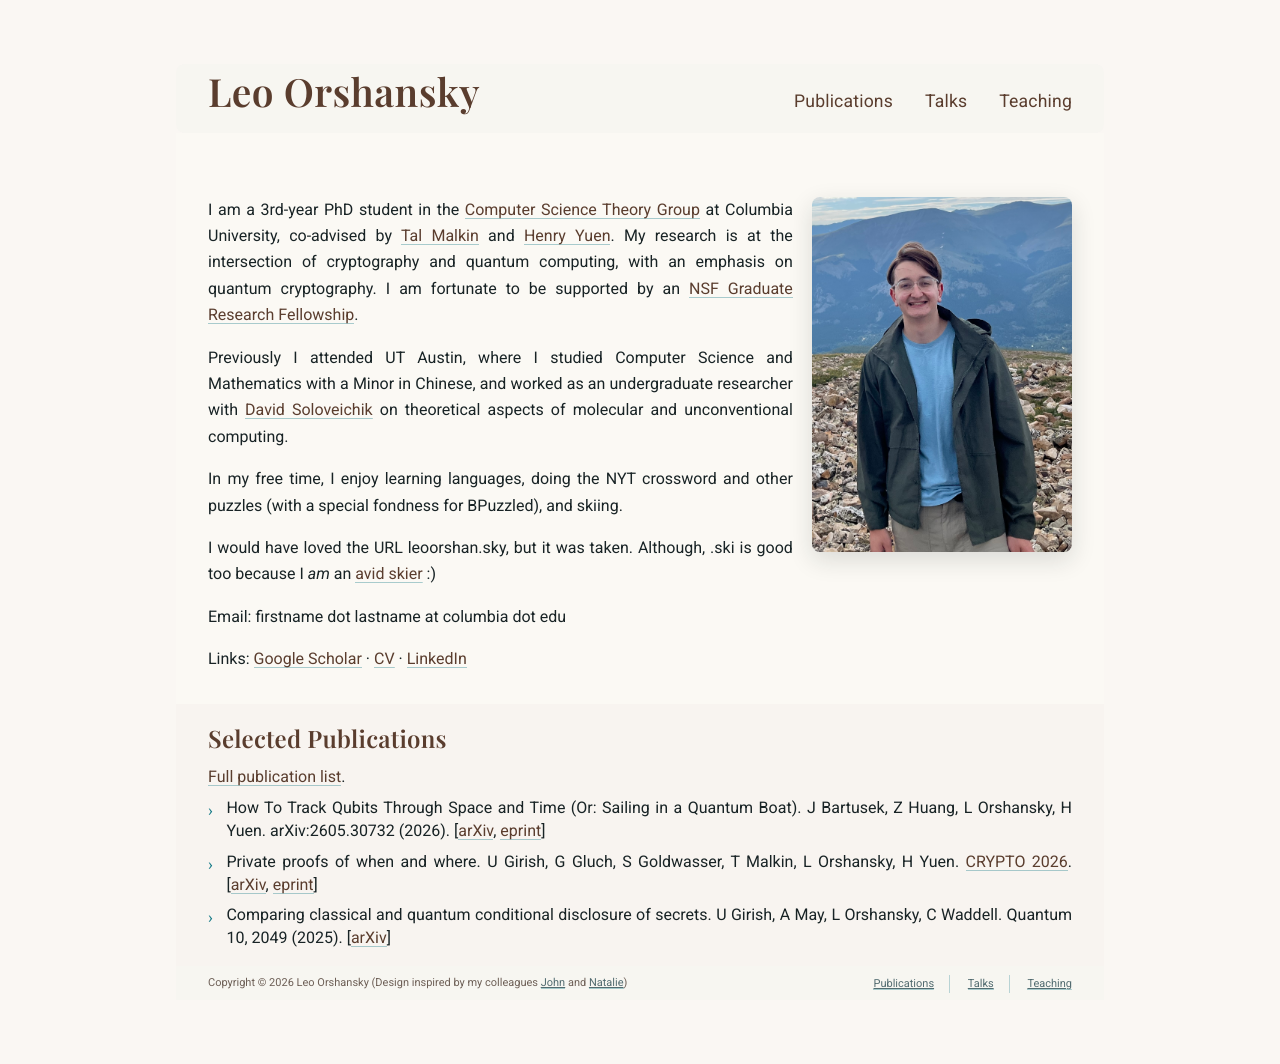
<file: index.html>
<!DOCTYPE html>
<html lang="en-us">
 <head>
  <meta charset="utf-8"/>
  <meta content="IE=edge" http-equiv="X-UA-Compatible"/>
  <title>
   Leo Orshansky | PhD Student in Theoretical Computer Science
  </title>
  <link href="https://leoorshan.ski/" rel="canonical"/>
  <meta content="Leo Orshansky is a PhD student in theoretical computer science at Columbia University, researching cryptography and quantum computing." name="description"/>
  <meta content="width=device-width,initial-scale=1" name="viewport"/>
  <meta content="all,follow" name="robots"/>
  <meta content="index,follow,snippet,archive" name="googlebot"/>
  <meta content="https://leoorshan.ski/" property="og:url"/>
  <meta content="Leo Orshansky" property="og:site_name"/>
  <meta content="Leo Orshansky | PhD Student in Theoretical Computer Science" property="og:title"/>
  <meta content="Leo Orshansky is a PhD student in theoretical computer science at Columbia University, researching cryptography and quantum computing." property="og:description"/>
  <meta content="en_us" property="og:locale"/>
  <meta content="website" property="og:type"/>
  <meta content="summary" name="twitter:card"/>
  <meta content="Leo Orshansky | PhD Student in Theoretical Computer Science" name="twitter:title"/>
  <meta content="Leo Orshansky is a PhD student in theoretical computer science at Columbia University, researching cryptography and quantum computing." name="twitter:description"/>
  <script type="application/ld+json">
   {
    "@context": "https://schema.org",
    "@type": "Person",
    "name": "Leo Orshansky",
    "url": "https://leoorshan.ski/",
    "image": "https://leoorshan.ski/images/IMG_7684%20zoomed.jpeg",
    "affiliation": {
     "@type": "CollegeOrUniversity",
     "name": "Columbia University"
    },
    "sameAs": [
     "https://scholar.google.com/citations?user=zd6quKkAAAAJ&hl=en",
     "https://www.linkedin.com/in/orshansky/",
     "https://github.com/leoorshansky",
     "https://simons.berkeley.edu/people/leo-orshansky",
     "https://dblp.org/pid/267/2354.html"
    ]
   }
  </script>
  <link href="/css/styles.5308da164d764b52eadf920642c91211e58b9eead475504b0ac7ef793f7eedfda51e732e4b35addfea8a3a9d26195778d5e06973f7e8b6896e396d1535fdfa44.css" integrity="sha512-UwjaFk12S1Lq35IGQskSEeWLnurUdVBLCsfveT9+7f2lHnMuSzWt3+qKOp0mGVd41eBpc/fotoluOW0VNf36RA==" rel="stylesheet"/>
  <link href="/css/theme-parham.css" rel="stylesheet"/>
  <!--[if lt IE 9]><script src=https://oss.maxcdn.com/html5shiv/3.7.2/html5shiv.min.js></script><script src=https://oss.maxcdn.com/respond/1.4.2/respond.min.js></script><![endif]-->
  <link href="/images/Favicon.png" rel="icon" type="image/png"/>
 </head>
 <body class="max-width mx-auto px3 ltr">
  <div class="content index py4">
   <section class="np-band np-band--mist np-band--flush-top">
    <header id="header">
     <a href="/" id="title-link"><h1>Leo Orshansky</h1></a>
     <nav id="nav">
      <ul>
       <li><a href="/publications/">Publications</a></li>
       <li><a href="/talks/">Talks</a></li>
       <li><a href="/teaching/">Teaching</a></li>
      </ul>
     </nav>
    </header>
   </section>
   <main role="main">
   <section class="np-band np-band--paper">
     <header class="homepage-header">
      <h1>
      </h1>
     </header>
     <div class="content-wrapper">
     <img alt="Leo Orshansky" class="content-image" src="/images/IMG_7684%20zoomed.jpeg"/>
     <div class="homepage-content">
      <p>
       I am a 3rd-year PhD student in the <a href="https://theory.cs.columbia.edu/">Computer Science Theory Group</a> at Columbia University, co-advised by <a href="https://www.cs.columbia.edu/~tal/">Tal Malkin</a> and <a href="https://henryyuen.net/">Henry Yuen</a>.
       My research is at the intersection of cryptography and quantum computing, with an emphasis on quantum cryptography. I am fortunate to be supported by an <a href="https://www.nsfgrfp.org/">NSF Graduate Research Fellowship</a>.
      </p>
      <p>
       Previously I attended UT Austin, where I studied Computer Science and Mathematics with a Minor in Chinese, and worked as an undergraduate researcher with <a href="https://www.solo-group.link/members/david-soloveichik">David Soloveichik</a> on theoretical aspects of molecular and unconventional computing.
      </p>
      <p>
       In my free time, I enjoy learning languages, doing the NYT crossword and other puzzles (with a special fondness for BPuzzled), and skiing.
      </p>
      <p>
        I would have loved the URL leoorshan.sky, but it was taken. Although, .ski is good too because I <em>am</em> an <a href="/photos/skiing/">avid skier</a> :)
      </p>
      <p>
       Email: firstname dot lastname at columbia dot edu
      </p>
      <p>
       Links: <a href="https://scholar.google.com/citations?user=zd6quKkAAAAJ&amp;hl=en">Google Scholar</a> &middot; <a href="/files/leo-orshansky-cv.pdf">CV</a> &middot; <a href="https://www.linkedin.com/in/orshansky/">LinkedIn</a>
      </p>
     </div>
     <div style="clear:both">
     </div>
    </div>
   </section>
   <section class="np-band np-band--taupe">
    <section class="homepage-publications" aria-labelledby="selected-publications">
     <h1 id="selected-publications">
      Selected Publications
     </h1>
     <p>
      <a href="/publications/">Full publication list</a>.
     </p>
     <ul>
      <li>
       <p>
        How To Track Qubits Through Space and Time (Or: Sailing in a Quantum Boat). J Bartusek, Z Huang, L Orshansky, H Yuen. arXiv:2605.30732 (2026). [<a href="https://arxiv.org/abs/2605.30732">arXiv</a>, <a href="https://eprint.iacr.org/2026/1090">eprint</a>]
       </p>
      </li>
      <li>
       <p>
        Private proofs of when and where. U Girish, G Gluch, S Goldwasser, T Malkin, L Orshansky, H Yuen. <a href="https://doi.org/10.1007/978-3-032-35409-9_14">CRYPTO 2026</a>. [<a href="https://arxiv.org/abs/2601.18961">arXiv</a>, <a href="https://eprint.iacr.org/2026/136">eprint</a>]
       </p>
      </li>
      <li>
       <p>
        Comparing classical and quantum conditional disclosure of secrets. U Girish, A May, L Orshansky, C Waddell. Quantum 10, 2049 (2025). [<a href="https://arxiv.org/abs/2505.02939">arXiv</a>]
       </p>
      </li>
     </ul>
    </section>
   </section>
   </main>
   <footer id="footer" class="np-band np-band--mist np-band--flush-bottom">
    <div class="footer-left">
     Copyright &copy; 2026 Leo Orshansky (Design inspired by my colleagues <a href="https://johnbostanci.com/">John</a> and <a href="https://natalieparham.com/">Natalie</a>)
    </div>
    <div class="footer-right">
     <nav>
      <ul>
       <li><a href="/publications/">Publications</a></li>
       <li><a href="/talks/">Talks</a></li>
       <li><a href="/teaching/">Teaching</a></li>
      </ul>
     </nav>
    </div>
   </footer>
  </div>
  <link href="/lib/font-awesome/css/all.min.css" rel="stylesheet"/>
  <script src="/lib/jquery/jquery.min.js"></script>
  <script src="/js/main.js"></script>
 </body>
</html>
</file>
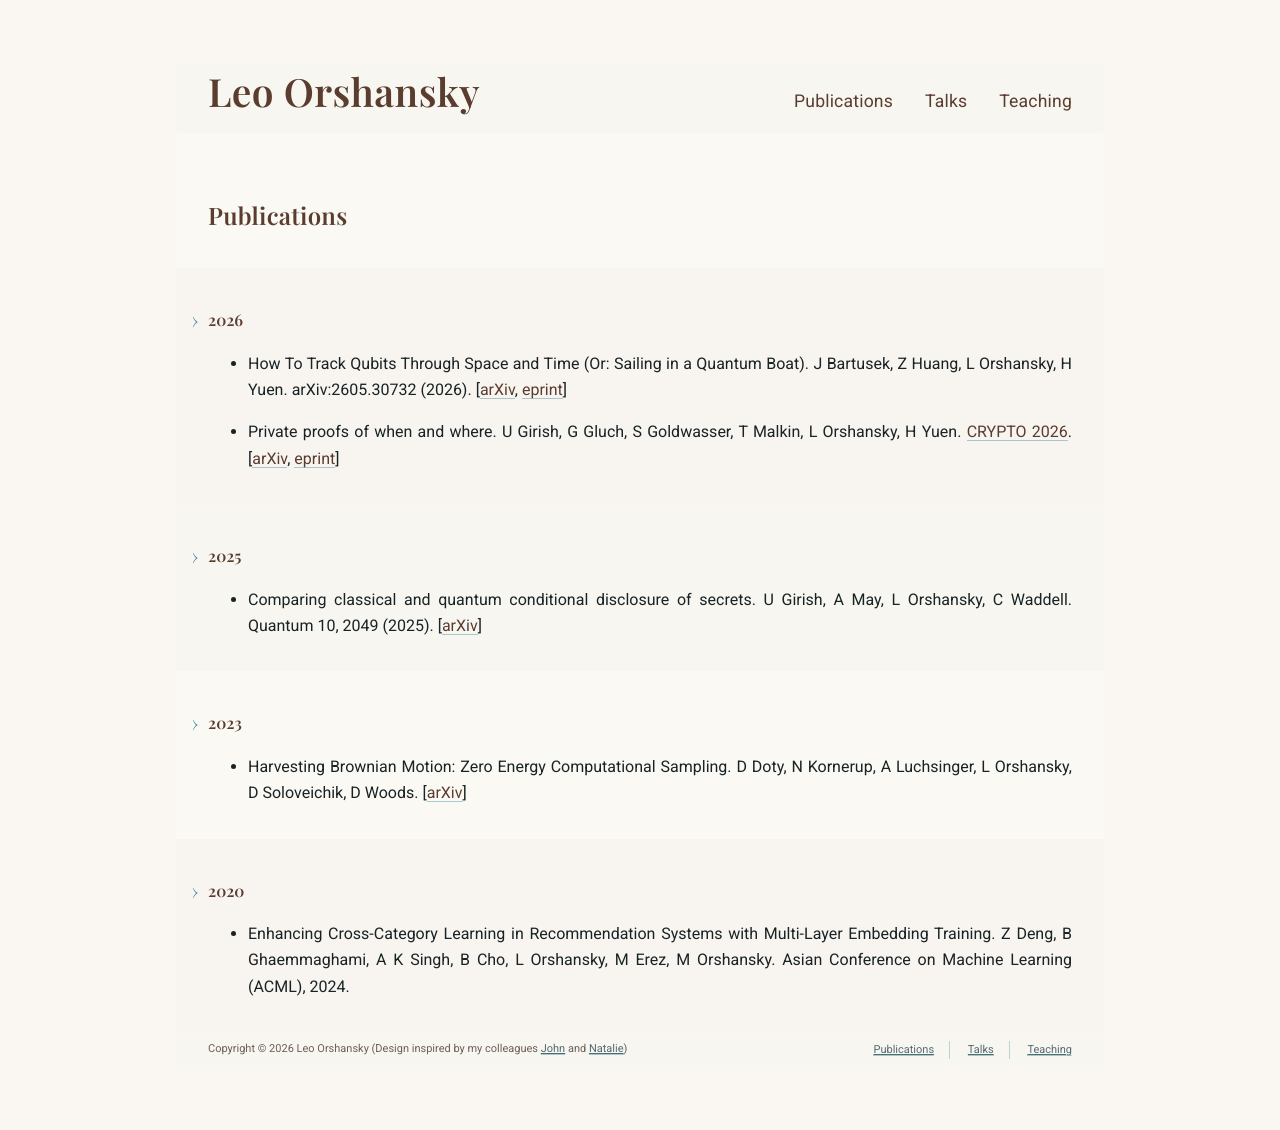
<file: publications/index.html>
<!DOCTYPE html>
<html lang="en-us">
 <head>
  <meta charset="utf-8"/>
  <meta content="IE=edge" http-equiv="X-UA-Compatible"/>
  <title>
   Publications | Leo Orshansky
  </title>
  <link href="https://leoorshan.ski/publications/" rel="canonical"/>
  <meta content="Research publications by Leo Orshansky on cryptography, quantum computing, and computational complexity." name="description"/>
  <meta content="width=device-width,initial-scale=1" name="viewport"/>
  <meta content="all,follow" name="robots"/>
  <meta content="index,follow,snippet,archive" name="googlebot"/>
  <meta content="https://leoorshan.ski/publications/" property="og:url"/>
  <meta content="Leo Orshansky" property="og:site_name"/>
  <meta content="Publications" property="og:title"/>
  <meta content="Research publications by Leo Orshansky on cryptography, quantum computing, and computational complexity." property="og:description"/>
  <meta content="en_us" property="og:locale"/>
  <meta content="article" property="og:type"/>
  <meta content="summary" name="twitter:card"/>
  <meta content="Publications" name="twitter:title"/>
  <meta content="Research publications by Leo Orshansky on cryptography, quantum computing, and computational complexity." name="twitter:description"/>
  <link href="/css/styles.5308da164d764b52eadf920642c91211e58b9eead475504b0ac7ef793f7eedfda51e732e4b35addfea8a3a9d26195778d5e06973f7e8b6896e396d1535fdfa44.css" integrity="sha512-UwjaFk12S1Lq35IGQskSEeWLnurUdVBLCsfveT9+7f2lHnMuSzWt3+qKOp0mGVd41eBpc/fotoluOW0VNf36RA==" rel="stylesheet"/>
  <link href="/css/theme-parham.css" rel="stylesheet"/>
  <!--[if lt IE 9]><script src=https://oss.maxcdn.com/html5shiv/3.7.2/html5shiv.min.js></script><script src=https://oss.maxcdn.com/respond/1.4.2/respond.min.js></script><![endif]-->
  <link href="/images/Favicon.png" rel="icon" type="image/png"/>
 </head>
 <body class="max-width mx-auto px3 ltr">
  <div class="content index py4">
   <section class="np-band np-band--mist np-band--flush-top">
    <header id="header">
     <a href="/" id="title-link"><h1>Leo Orshansky</h1></a>
     <nav id="nav">
      <ul>
       <li><a href="/publications/">Publications</a></li>
       <li><a href="/talks/">Talks</a></li>
       <li><a href="/teaching/">Teaching</a></li>
      </ul>
     </nav>
    </header>
   </section>
   <article class="post" itemscope="" itemtype="http://schema.org/BlogPosting">
    <div class="content" itemprop="articleBody">
     <section class="np-band np-band--paper">
      <h1 id="publications">
       Publications
      </h1>
     </section>
     <section class="np-band np-band--taupe">
      <h2 id="y2026">
       2026
      </h2>
      <ul>
       <li>
        <p>
         How To Track Qubits Through Space and Time (Or: Sailing in a Quantum Boat). J Bartusek, Z Huang, L Orshansky, H Yuen. arXiv:2605.30732 (2026). [<a href="https://arxiv.org/abs/2605.30732">arXiv</a>, <a href="https://eprint.iacr.org/2026/1090">eprint</a>]
        </p>
       </li>
       <li>
        <p>
         Private proofs of when and where. U Girish, G Gluch, S Goldwasser, T Malkin, L Orshansky, H Yuen. <a href="https://doi.org/10.1007/978-3-032-35409-9_14">CRYPTO 2026</a>. [<a href="https://arxiv.org/abs/2601.18961">arXiv</a>, <a href="https://eprint.iacr.org/2026/136">eprint</a>]
        </p>
       </li>
      </ul>
     </section>
     <section class="np-band np-band--mist">
      <h2 id="y2025">
       2025
      </h2>
      <ul>
       <li>
        <p>
         Comparing classical and quantum conditional disclosure of secrets. U Girish, A May, L Orshansky, C Waddell. Quantum 10, 2049 (2025). [<a href="https://arxiv.org/abs/2505.02939">arXiv</a>]
        </p>
       </li>
      </ul>
     </section>
     <section class="np-band np-band--paper">
      <h2 id="y2023">
       2023
      </h2>
      <ul>
       <li>
        <p>
         Harvesting Brownian Motion: Zero Energy Computational Sampling. D Doty, N Kornerup, A Luchsinger, L Orshansky, D Soloveichik, D Woods. [<a href="https://arxiv.org/abs/2309.06957">arXiv</a>]
        </p>
       </li>
      </ul>
     </section>
     <section class="np-band np-band--taupe">
      <h2 id="y2020">
       2020
      </h2>
      <ul>
       <li>
        <p>
         Enhancing Cross-Category Learning in Recommendation Systems with Multi-Layer Embedding Training. Z Deng, B Ghaemmaghami, A K Singh, B Cho, L Orshansky, M Erez, M Orshansky. Asian Conference on Machine Learning (ACML), 2024.
        </p>
       </li>
      </ul>
     </section>
    </div>
   </article>
   <footer id="footer" class="np-band np-band--mist np-band--flush-bottom">
    <div class="footer-left">
     Copyright &copy; 2026 Leo Orshansky (Design inspired by my colleagues <a href="https://johnbostanci.com/">John</a> and <a href="https://natalieparham.com/">Natalie</a>)
    </div>
    <div class="footer-right">
     <nav>
      <ul>
       <li><a href="/publications/">Publications</a></li>
       <li><a href="/talks/">Talks</a></li>
       <li><a href="/teaching/">Teaching</a></li>
      </ul>
     </nav>
    </div>
   </footer>
  </div>
  <link href="/lib/font-awesome/css/all.min.css" rel="stylesheet"/>
  <script src="/lib/jquery/jquery.min.js"></script>
  <script src="/js/main.js"></script>
 </body>
</html>
</file>
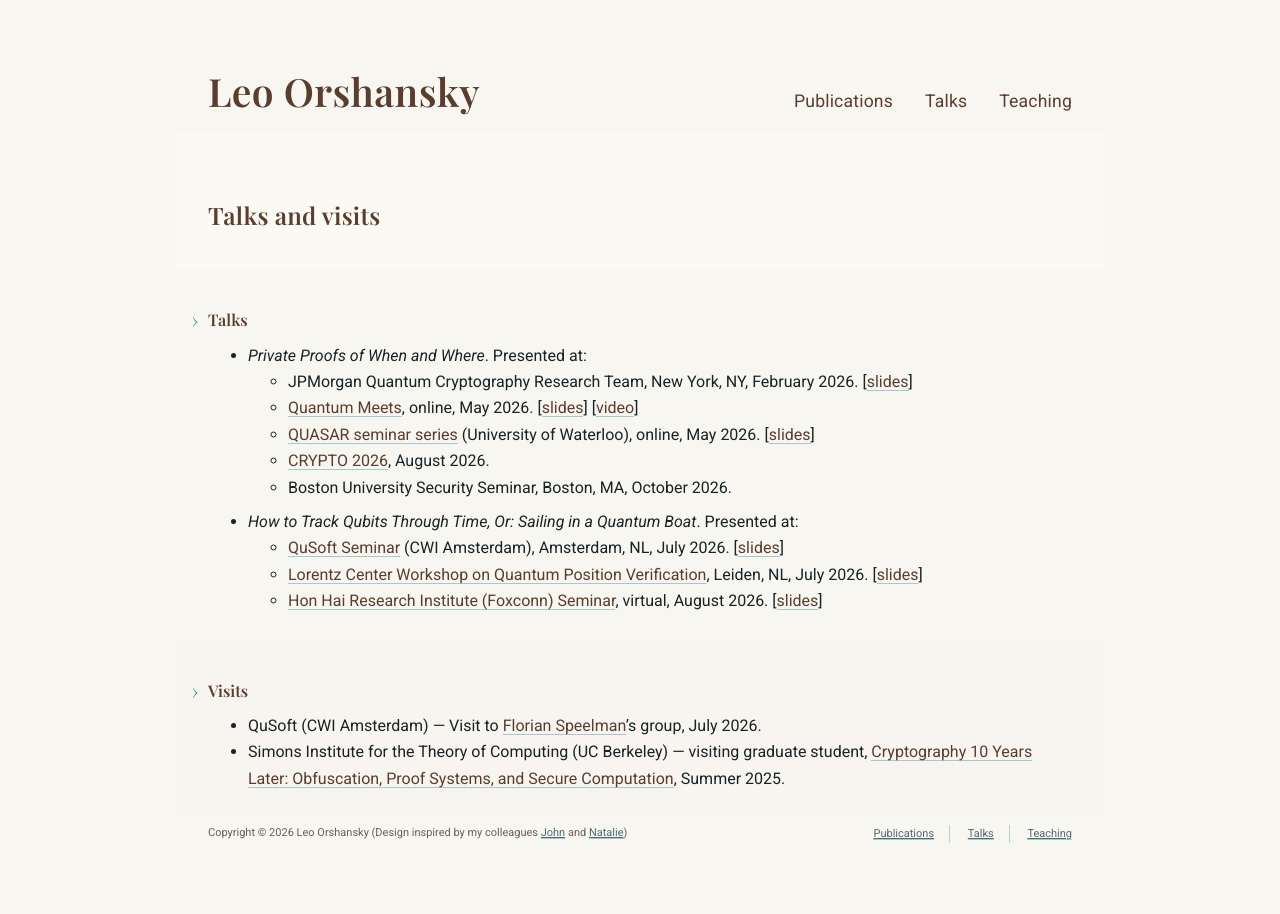
<file: talks/index.html>
<!DOCTYPE html>
<html lang="en-us">
 <head>
  <meta charset="utf-8"/>
  <meta content="IE=edge" http-equiv="X-UA-Compatible"/>
  <title>
   Talks | Leo Orshansky
  </title>
  <link href="https://leoorshan.ski/talks/" rel="canonical"/>
  <meta content="Talks and research visits by Leo Orshansky." name="description"/>
  <meta content="width=device-width,initial-scale=1" name="viewport"/>
  <meta content="all,follow" name="robots"/>
  <meta content="index,follow,snippet,archive" name="googlebot"/>
  <meta content="https://leoorshan.ski/talks/" property="og:url"/>
  <meta content="Leo Orshansky" property="og:site_name"/>
  <meta content="Talks" property="og:title"/>
  <meta content="Talks and research visits by Leo Orshansky." property="og:description"/>
  <meta content="en_us" property="og:locale"/>
  <meta content="article" property="og:type"/>
  <meta content="summary" name="twitter:card"/>
  <meta content="Talks" name="twitter:title"/>
  <meta content="Talks and research visits by Leo Orshansky." name="twitter:description"/>
  <link href="/css/styles.5308da164d764b52eadf920642c91211e58b9eead475504b0ac7ef793f7eedfda51e732e4b35addfea8a3a9d26195778d5e06973f7e8b6896e396d1535fdfa44.css" integrity="sha512-UwjaFk12S1Lq35IGQskSEeWLnurUdVBLCsfveT9+7f2lHnMuSzWt3+qKOp0mGVd41eBpc/fotoluOW0VNf36RA==" rel="stylesheet"/>
  <link href="/css/theme-parham.css" rel="stylesheet"/>
  <!--[if lt IE 9]><script src=https://oss.maxcdn.com/html5shiv/3.7.2/html5shiv.min.js></script><script src=https://oss.maxcdn.com/respond/1.4.2/respond.min.js></script><![endif]-->
  <link href="/images/Favicon.png" rel="icon" type="image/png"/>
 </head>
 <body class="max-width mx-auto px3 ltr">
  <div class="content index py4">
   <section class="np-band np-band--mist np-band--flush-top">
    <header id="header">
     <a href="/" id="title-link"><h1>Leo Orshansky</h1></a>
     <nav id="nav">
      <ul>
       <li><a href="/publications/">Publications</a></li>
       <li><a href="/talks/">Talks</a></li>
       <li><a href="/teaching/">Teaching</a></li>
      </ul>
     </nav>
    </header>
   </section>
   <article class="post" itemscope="" itemtype="http://schema.org/BlogPosting">
    <div class="content" itemprop="articleBody">
     <section class="np-band np-band--paper">
      <h1 id="talks">
       Talks and visits
      </h1>
     </section>
     <section class="np-band np-band--mist">
      <h2 id="talks-section">
       Talks
      </h2>
      <ul>
       <li>
        <em>Private Proofs of When and Where</em>. Presented at:
        <ul>
         <li>JPMorgan Quantum Cryptography Research Team, New York, NY, February 2026. [<a href="/talks/private-proofs-of-when-and-where.pdf">slides</a>]</li>
         <li><a href="https://quantum-meets.github.io/">Quantum Meets</a>, online, May 2026. [<a href="/talks/private-proofs-of-when-and-where.pdf">slides</a>] [<a href="https://www.youtube.com/watch?v=FXLaLbOxR1Q">video</a>]</li>
         <li><a href="https://quasarlab.org/seminars/">QUASAR seminar series</a> (University of Waterloo), online, May 2026. [<a href="/talks/private-proofs-of-when-and-where-updated.pdf">slides</a>]</li>
         <li><a href="https://crypto.iacr.org/2026/">CRYPTO 2026</a>, August 2026.</li>
         <li>Boston University Security Seminar, Boston, MA, October 2026.</li>
        </ul>
       </li>
       <li>
        <em>How to Track Qubits Through Time, Or: Sailing in a Quantum Boat</em>. Presented at:
        <ul>
         <li><a href="https://qusoft.org/">QuSoft Seminar</a> (CWI Amsterdam), Amsterdam, NL, July 2026. [<a href="/talks/sailing-a-quantum-boat.pdf">slides</a>]</li>
         <li><a href="https://www.lorentzcenter.nl/quantum-position-verification.html">Lorentz Center Workshop on Quantum Position Verification</a>, Leiden, NL, July 2026. [<a href="/talks/sailing-a-quantum-boat.pdf">slides</a>]</li>
         <li><a href="https://hhri.foxconn.com/en/center/quantum">Hon Hai Research Institute (Foxconn) Seminar</a>, virtual, August 2026. [<a href="/talks/sailing-a-quantum-boat.pdf">slides</a>]</li>
        </ul>
       </li>
      </ul>
     </section>
     <section class="np-band np-band--taupe">
      <h2 id="visits-section">
       Visits
      </h2>
      <ul>
       <li>
        QuSoft (CWI Amsterdam) &mdash; Visit to <a href="https://www.cwi.nl/en/people/florian-speelman/">Florian Speelman</a>&rsquo;s group, July 2026.
       </li>
       <li>
        Simons Institute for the Theory of Computing (UC Berkeley) &mdash; visiting graduate student, <a href="https://simons.berkeley.edu/programs/cryptography-10-years-later-obfuscation-proof-systems-secure-computation">Cryptography 10 Years Later: Obfuscation, Proof Systems, and Secure Computation</a>, Summer 2025.
       </li>
      </ul>
     </section>
    </div>
   </article>
   <footer id="footer" class="np-band np-band--mist np-band--flush-bottom">
    <div class="footer-left">
     Copyright &copy; 2026 Leo Orshansky (Design inspired by my colleagues <a href="https://johnbostanci.com/">John</a> and <a href="https://natalieparham.com/">Natalie</a>)
    </div>
    <div class="footer-right">
     <nav>
      <ul>
       <li><a href="/publications/">Publications</a></li>
       <li><a href="/talks/">Talks</a></li>
       <li><a href="/teaching/">Teaching</a></li>
      </ul>
     </nav>
    </div>
   </footer>
  </div>
  <link href="/lib/font-awesome/css/all.min.css" rel="stylesheet"/>
  <script src="/lib/jquery/jquery.min.js"></script>
  <script src="/js/main.js"></script>
 </body>
</html>
</file>
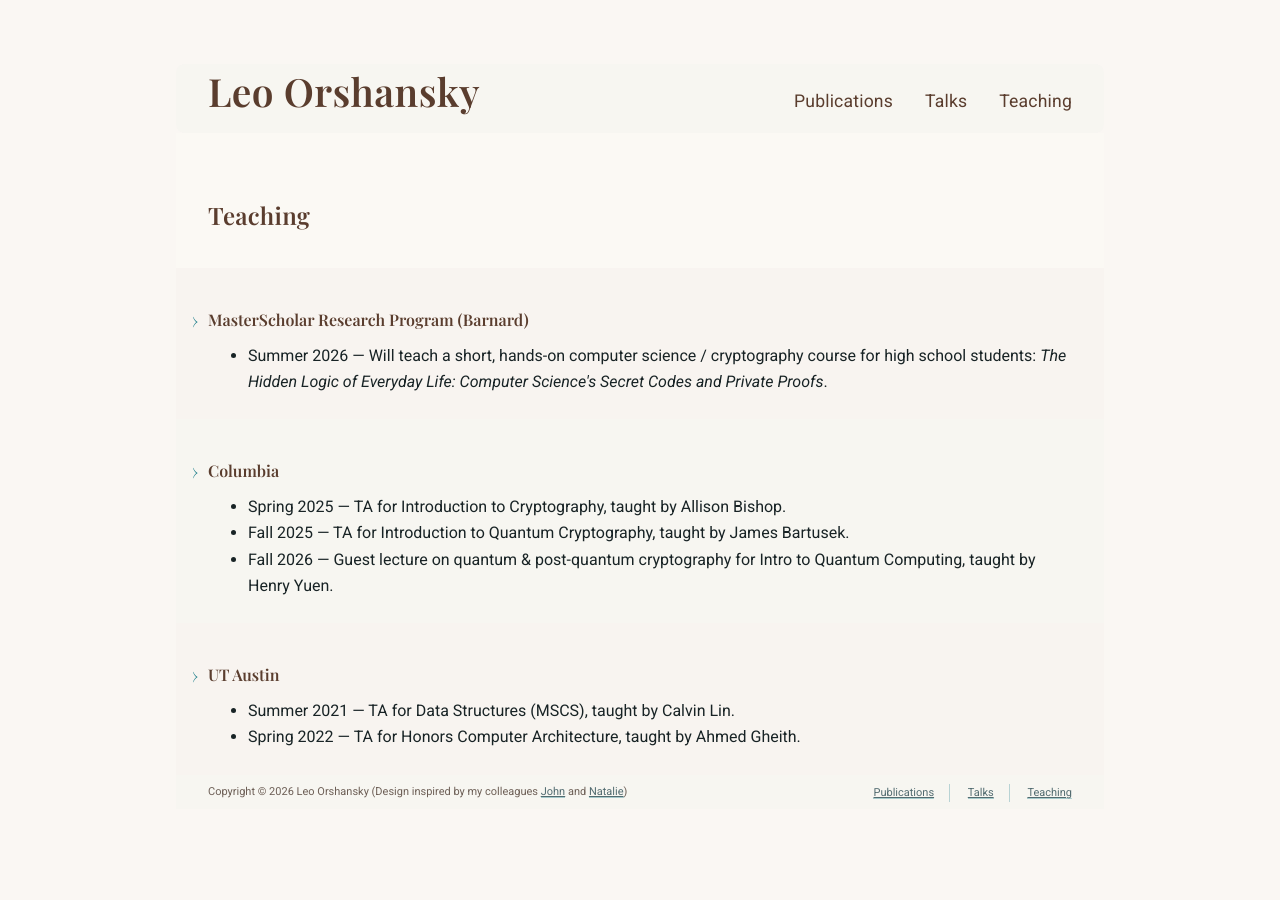
<file: teaching/index.html>
<!DOCTYPE html>
<html lang="en-us">
 <head>
  <meta charset="utf-8"/>
  <meta content="IE=edge" http-equiv="X-UA-Compatible"/>
  <title>
   Teaching | Leo Orshansky
  </title>
  <link href="https://leoorshan.ski/teaching/" rel="canonical"/>
  <meta content="Teaching by Leo Orshansky at Columbia University." name="description"/>
  <meta content="width=device-width,initial-scale=1" name="viewport"/>
  <meta content="all,follow" name="robots"/>
  <meta content="index,follow,snippet,archive" name="googlebot"/>
  <meta content="https://leoorshan.ski/teaching/" property="og:url"/>
  <meta content="Leo Orshansky" property="og:site_name"/>
  <meta content="Teaching" property="og:title"/>
  <meta content="Teaching by Leo Orshansky at Columbia University." property="og:description"/>
  <meta content="en_us" property="og:locale"/>
  <meta content="article" property="og:type"/>
  <meta content="summary" name="twitter:card"/>
  <meta content="Teaching" name="twitter:title"/>
  <meta content="Teaching by Leo Orshansky at Columbia University." name="twitter:description"/>
  <link href="/css/styles.5308da164d764b52eadf920642c91211e58b9eead475504b0ac7ef793f7eedfda51e732e4b35addfea8a3a9d26195778d5e06973f7e8b6896e396d1535fdfa44.css" integrity="sha512-UwjaFk12S1Lq35IGQskSEeWLnurUdVBLCsfveT9+7f2lHnMuSzWt3+qKOp0mGVd41eBpc/fotoluOW0VNf36RA==" rel="stylesheet"/>
  <link href="/css/theme-parham.css" rel="stylesheet"/>
  <!--[if lt IE 9]><script src=https://oss.maxcdn.com/html5shiv/3.7.2/html5shiv.min.js></script><script src=https://oss.maxcdn.com/respond/1.4.2/respond.min.js></script><![endif]-->
  <link href="/images/Favicon.png" rel="icon" type="image/png"/>
 </head>
 <body class="max-width mx-auto px3 ltr">
  <div class="content index py4">
   <section class="np-band np-band--mist np-band--flush-top">
    <header id="header">
     <a href="/" id="title-link"><h1>Leo Orshansky</h1></a>
     <nav id="nav">
      <ul>
       <li><a href="/publications/">Publications</a></li>
       <li><a href="/talks/">Talks</a></li>
       <li><a href="/teaching/">Teaching</a></li>
      </ul>
     </nav>
    </header>
   </section>
   <article class="post" itemscope="" itemtype="http://schema.org/BlogPosting">
    <div class="content" itemprop="articleBody">
     <section class="np-band np-band--paper">
      <h1 id="teaching">
       Teaching
      </h1>
     </section>
     <section class="np-band np-band--taupe">
      <h2 id="masterscholar">
       MasterScholar Research Program (Barnard)
      </h2>
      <ul>
       <li>
        Summer 2026 &mdash; Will teach a short, hands-on computer science / cryptography course for high school students: <em> The Hidden Logic of Everyday Life: Computer Science's Secret Codes and Private Proofs</em>.
       </li>
      </ul>
     </section>
     <section class="np-band np-band--mist">
      <h2 id="columbia-teaching">
       Columbia
      </h2>
      <ul>
       <li>
        Spring 2025 &mdash; TA for Introduction to Cryptography, taught by Allison Bishop.
       </li>
       <li>
        Fall 2025 &mdash; TA for Introduction to Quantum Cryptography, taught by James Bartusek.
       </li>
       <li>
        Fall 2026 &mdash; Guest lecture on quantum &amp; post-quantum cryptography for Intro to Quantum Computing, taught by Henry Yuen.
       </li>
      </ul>
     </section>
     <section class="np-band np-band--taupe">
      <h2 id="ut-austin">
       UT Austin
      </h2>
      <ul>
       <li>
        Summer 2021 &mdash; TA for Data Structures (MSCS), taught by Calvin Lin.
       </li>
       <li>
        Spring 2022 &mdash; TA for Honors Computer Architecture, taught by Ahmed Gheith.
       </li>
      </ul>
     </section>
    </div>
   </article>
   <footer id="footer" class="np-band np-band--mist np-band--flush-bottom">
    <div class="footer-left">
     Copyright &copy; 2026 Leo Orshansky (Design inspired by my colleagues <a href="https://johnbostanci.com/">John</a> and <a href="https://natalieparham.com/">Natalie</a>)
    </div>
    <div class="footer-right">
     <nav>
      <ul>
       <li><a href="/publications/">Publications</a></li>
       <li><a href="/talks/">Talks</a></li>
       <li><a href="/teaching/">Teaching</a></li>
      </ul>
     </nav>
    </div>
   </footer>
  </div>
  <link href="/lib/font-awesome/css/all.min.css" rel="stylesheet"/>
  <script src="/lib/jquery/jquery.min.js"></script>
  <script src="/js/main.js"></script>
 </body>
</html>
</file>
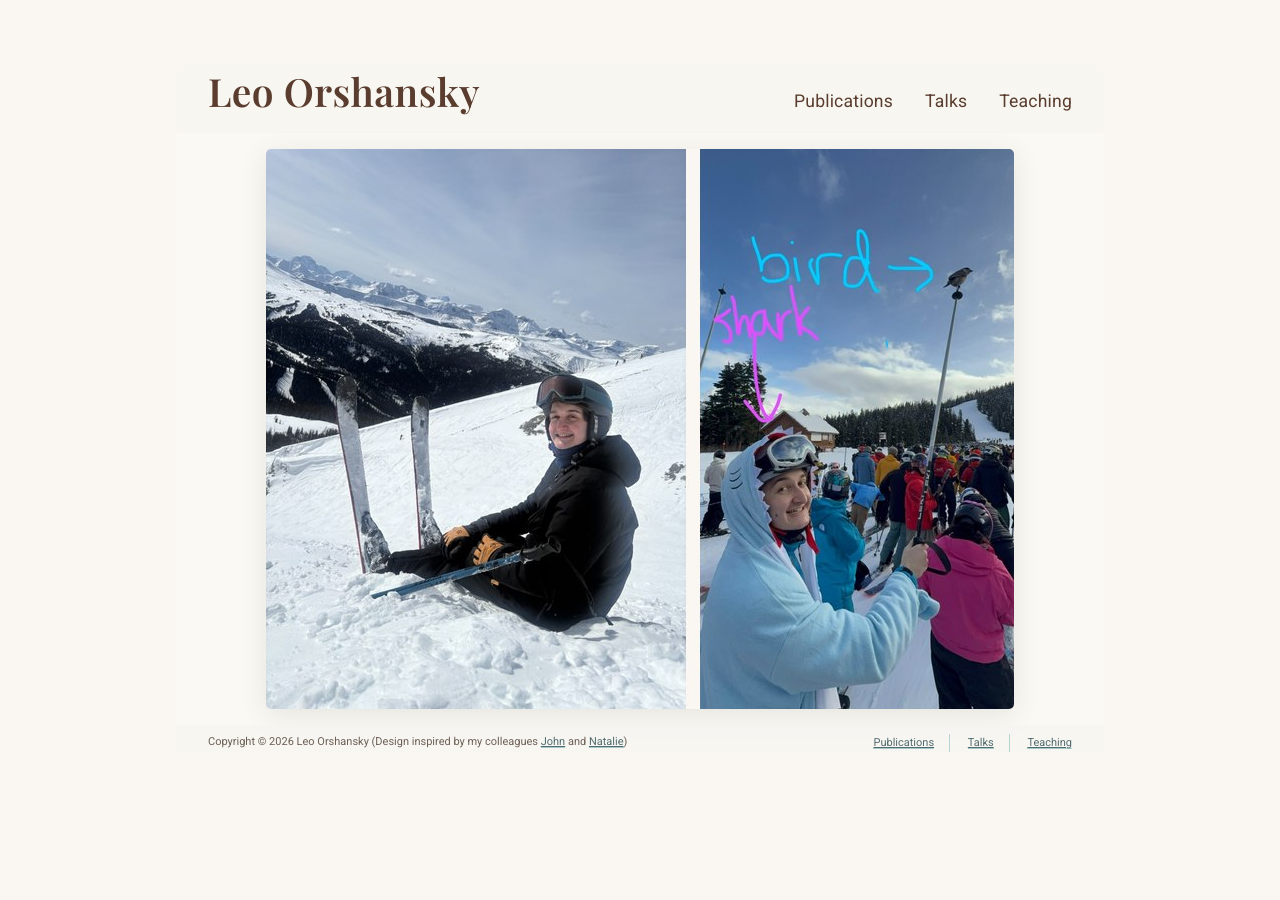
<file: photos/skiing/index.html>
<!DOCTYPE html>
<html lang="en-us">
 <head>
  <meta charset="utf-8"/>
  <meta content="IE=edge" http-equiv="X-UA-Compatible"/>
  <title>
   Leo Orshansky
  </title>
  <link href="https://leoorshan.ski/photos/skiing/" rel="canonical"/>
  <meta content="width=device-width,initial-scale=1" name="viewport"/>
  <meta content="all,follow" name="robots"/>
  <link href="/css/styles.5308da164d764b52eadf920642c91211e58b9eead475504b0ac7ef793f7eedfda51e732e4b35addfea8a3a9d26195778d5e06973f7e8b6896e396d1535fdfa44.css" integrity="sha512-UwjaFk12S1Lq35IGQskSEeWLnurUdVBLCsfveT9+7f2lHnMuSzWt3+qKOp0mGVd41eBpc/fotoluOW0VNf36RA==" rel="stylesheet"/>
  <link href="/css/theme-parham.css" rel="stylesheet"/>
  <!--[if lt IE 9]><script src=https://oss.maxcdn.com/html5shiv/3.7.2/html5shiv.min.js></script><script src=https://oss.maxcdn.com/respond/1.4.2/respond.min.js></script><![endif]-->
  <link href="/images/Favicon.png" rel="icon" type="image/png"/>
 </head>
 <body class="max-width mx-auto px3 ltr">
  <div class="content index py4">
   <section class="np-band np-band--mist np-band--flush-top">
    <header id="header">
     <a href="/" id="title-link"><h1>Leo Orshansky</h1></a>
     <nav id="nav">
      <ul>
       <li><a href="/publications/">Publications</a></li>
       <li><a href="/talks/">Talks</a></li>
       <li><a href="/teaching/">Teaching</a></li>
      </ul>
     </nav>
    </header>
   </section>
   <article class="post">
    <div class="content">
     <section class="np-band np-band--paper">
      <div class="photo-collage">
       <img alt="Collage: sitting on a snowy ridge in the mountains; in a ski line holding a pole with a bird on top." class="fit" height="560" src="/images/ski-collage.jpg" width="748"/>
      </div>
     </section>
    </div>
   </article>
   <footer id="footer" class="np-band np-band--mist np-band--flush-bottom">
    <div class="footer-left">
     Copyright &copy; 2026 Leo Orshansky (Design inspired by my colleagues <a href="https://johnbostanci.com/">John</a> and <a href="https://natalieparham.com/">Natalie</a>)
    </div>
    <div class="footer-right">
     <nav>
      <ul>
       <li><a href="/publications/">Publications</a></li>
       <li><a href="/talks/">Talks</a></li>
       <li><a href="/teaching/">Teaching</a></li>
      </ul>
     </nav>
    </div>
   </footer>
  </div>
  <link href="/lib/font-awesome/css/all.min.css" rel="stylesheet"/>
  <script src="/lib/jquery/jquery.min.js"></script>
  <script src="/js/main.js"></script>
 </body>
</html>
</file>
<file: css/styles.5308da164d764b52eadf920642c91211e58b9eead475504b0ac7ef793f7eedfda51e732e4b35addfea8a3a9d26195778d5e06973f7e8b6896e396d1535fdfa44.css>
﻿.inline{display:inline}.block{display:block}.inline-block{display:inline-block}.table{display:table}.table-cell{display:table-cell}.overflow-hidden{overflow:hidden}.overflow-scroll{overflow:scroll}.overflow-auto{overflow:auto}.clearfix:before,.clearfix:after{display:table;content:" "}.clearfix:after{clear:both}.left{float:left}.right{float:right}.fit{max-width:100%}.truncate{display:inline-block;overflow:hidden;text-overflow:ellipsis;white-space:nowrap}.max-width-1{max-width:24rem}.max-width-2{max-width:32rem}.max-width-3{max-width:48rem}.max-width-4{max-width:64rem}.border-box{box-sizing:border-box}.m0{margin:0}.mt0{margin-top:0}.mr0{margin-right:0}.mb0{margin-bottom:0}.ml0{margin-left:0}.mx0{margin-right:0;margin-left:0}.my0{margin-top:0;margin-bottom:0}.m1{margin:.5rem}.mt1{margin-top:.5rem}.mr1{margin-right:.5rem}.mb1{margin-bottom:.5rem}.ml1{margin-left:.5rem}.mx1{margin-right:.5rem;margin-left:.5rem}.my1{margin-top:.5rem;margin-bottom:.5rem}.m2{margin:1rem}.mt2{margin-top:1rem}.mr2{margin-right:1rem}.mb2{margin-bottom:1rem}.ml2{margin-left:1rem}.mx2{margin-right:1rem;margin-left:1rem}.my2{margin-top:1rem;margin-bottom:1rem}.m3{margin:2rem}.mt3{margin-top:2rem}.mr3{margin-right:2rem}.mb3{margin-bottom:2rem}.ml3{margin-left:2rem}.mx3{margin-right:2rem;margin-left:2rem}.my3{margin-top:2rem;margin-bottom:2rem}.m4{margin:4rem}.mt4{margin-top:4rem}.mr4{margin-right:4rem}.mb4{margin-bottom:4rem}.ml4{margin-left:4rem}.mx4{margin-right:4rem;margin-left:4rem}.my4{margin-top:4rem;margin-bottom:4rem}.mxn1{margin-right:-.5rem;margin-left:-.5rem}.mxn2{margin-right:-1rem;margin-left:-1rem}.mxn3{margin-right:-2rem;margin-left:-2rem}.mxn4{margin-right:-4rem;margin-left:-4rem}.ml-auto{margin-left:auto}.mr-auto{margin-right:auto}.mx-auto{margin-right:auto;margin-left:auto}.p0{padding:0}.pt0{padding-top:0}.pr0{padding-right:0}.pb0{padding-bottom:0}.pl0{padding-left:0}.px0{padding-right:0;padding-left:0}.py0{padding-top:0;padding-bottom:0}.p1{padding:.5rem}.pt1{padding-top:.5rem}.pr1{padding-right:.5rem}.pb1{padding-bottom:.5rem}.pl1{padding-left:.5rem}.py1{padding-top:.5rem;padding-bottom:.5rem}.px1{padding-right:.5rem;padding-left:.5rem}.p2{padding:1rem}.pt2{padding-top:1rem}.pr2{padding-right:1rem}.pb2{padding-bottom:1rem}.pl2{padding-left:1rem}.py2{padding-top:1rem;padding-bottom:1rem}.px2{padding-right:1rem;padding-left:1rem}.p3{padding:2rem}.pt3{padding-top:2rem}.pr3{padding-right:2rem}.pb3{padding-bottom:2rem}.pl3{padding-left:2rem}.py3{padding-top:2rem;padding-bottom:2rem}.px3{padding-right:2rem;padding-left:2rem}.p4{padding:4rem}.pt4{padding-top:4rem}.pr4{padding-right:4rem}.pb4{padding-bottom:4rem}.pl4{padding-left:4rem}.py4{padding-top:4rem;padding-bottom:4rem}.px4{padding-right:4rem;padding-left:4rem}h1,.h1{display:block;margin-top:3rem;margin-bottom:1rem;color:#2bbc8a;letter-spacing:.01em;font-weight:700;font-style:normal;font-size:1.5em;-moz-osx-font-smoothing:grayscale;-webkit-font-smoothing:antialiased}h2,.h2{position:relative;display:block;margin-top:2rem;margin-bottom:.5rem;color:#383838;text-transform:none;letter-spacing:normal;font-weight:bold;font-size:1rem}h3{color:#383838;text-decoration:underline;font-weight:bold;font-size:.9rem}h4 h5 h6{display:inline;text-decoration:none;color:#8c8c8c;font-weight:bold;font-size:.9rem}h3 h4 h5 h6{margin-top:.9rem;margin-bottom:.5rem}hr{border:0.5px dashed #8c8c8c;opacity:.5;margin:0;margin-top:20px;margin-bottom:20px}strong{font-weight:bold}em cite{font-style:italic}sup sub{position:relative;vertical-align:baseline;font-size:.75em;line-height:0}sup{top:-.5em}sub{bottom:-.2em}small{font-size:.85em}acronym abbr{border-bottom:1px dotted}ul ol dl{line-height:1.725}ul ul,ol ul,ul ol,ol ol{margin-top:0;margin-bottom:0}ol{list-style:decimal}dt{font-weight:bold}table{width:100%;border-collapse:collapse;text-align:left;font-size:12px;overflow:auto;display:block}th{padding:8px;border-bottom:1px dashed #666;color:#383838;font-weight:bold;font-size:13px}td{padding:0 8px;border-bottom:none}@font-face{font-style:normal;font-family:"JetBrains Mono";font-display:swap;src:local("JetBrains Mono"),local("JetBrains-Mono"),url("../lib/JetBrainsMono/web/woff2/JetBrainsMono-Regular.woff2") format("woff2"),url("../lib/JetBrainsMono/web/woff/JetBrainsMono-Regular.woff") format("woff"),url("../lib/JetBrainsMono/web/eot/JetBrainsMono-Regular.eot") format("embedded-opentype"),url("../lib/JetBrainsMono/ttf/JetBrainsMono-Regular.ttf") format("truetype")}*,*:before,*:after{box-sizing:border-box}html{margin:0;padding:0;height:100%;border-top:2px solid #383838;-webkit-text-size-adjust:100%;-ms-text-size-adjust:100%}body{margin:0;height:100%;background-color:#fff;color:#383838;font-display:swap;font-weight:400;font-size:14px;font-family:"JetBrains Mono",monospace;line-height:1.725;text-rendering:geometricPrecision;flex:1;-moz-osx-font-smoothing:grayscale;-webkit-font-smoothing:antialiased}.content{position:relative;display:flex;flex-direction:column;min-height:100%;overflow-wrap:break-word}.content p{hyphens:auto;-moz-hyphens:auto;-ms-hyphens:auto;-webkit-hyphens:auto}.content code{hyphens:manual;-moz-hyphens:manual;-ms-hyphens:manual;-webkit-hyphens:manual}.content a{color:#383838;text-decoration:none;background-image:linear-gradient(transparent, transparent 5px, #383838 5px, #383838);background-position:bottom;background-size:100% 6px;background-repeat:repeat-x}.content a:hover{background-image:linear-gradient(transparent, transparent 4px, #d480aa 4px, #d480aa)}.content a.icon{background:none}.content a.icon:hover{color:#d480aa}.content h1 a,.content .h1 a,.content h2 a,.content h3 a,.content h4 a,.content h5 a,.content h6 a{background:none;color:inherit;text-decoration:none}.content h1 a:hover,.content .h1 a:hover,.content h2 a:hover,.content h3 a:hover,.content h4 a:hover,.content h5 a:hover,.content h6 a:hover{background-image:linear-gradient(transparent, transparent 6px, #d480aa 6px, #d480aa);background-position:bottom;background-size:100% 6px;background-repeat:repeat-x}.content h6 a{background:none;color:inherit;text-decoration:none}.content h6 a:hover{background-image:linear-gradient(transparent, transparent 6px, #d480aa 6px, #d480aa);background-position:bottom;background-size:100% 6px;background-repeat:repeat-x}@media (min-width: 540px){.image-wrap{flex-direction:row;margin-bottom:2rem}.image-wrap .image-block{flex:1 0 35%;margin-right:2rem}.image-wrap p{flex:1 0 65%}}.max-width{max-width:48rem}@media (max-width: 480px){.px3{padding-right:1rem;padding-left:1rem}.my4{margin-top:2rem;margin-bottom:2rem}}@media (min-width: 480px){p{text-align:justify}}#header{margin:0 auto 0rem;width:100%;display:flex;align-items:baseline;justify-content:space-between;flex-wrap:wrap;gap:0.5rem 1.5rem}#header #title-link{background:none;text-decoration:none}#header #title-link h1{margin:0;color:#383838;letter-spacing:.01em;font-weight:700;font-style:normal;font-size:1.5rem;line-height:2rem;display:inline;-moz-osx-font-smoothing:grayscale;-webkit-font-smoothing:antialiased}#header #nav ul{margin:0;padding:0;list-style-type:none;display:flex;gap:2rem;align-items:baseline}#header #nav ul li{display:inline-block}#header #nav ul a{color:#2bbc8a;text-decoration:none;background:none;font-size:1.1rem;font-weight:400;letter-spacing:.01em}#header #nav ul a:hover{background-image:linear-gradient(transparent, transparent 5px, #2bbc8a 5px, #2bbc8a);background-position:bottom;background-size:100% 6px;background-repeat:repeat-x}@media screen and (max-width: 680px){#header{flex-direction:column;align-items:flex-start;gap:0.5rem}#header #nav ul{gap:1.5rem}}@media screen and (max-width: 400px){#header #title-link h1{font-size:1.3rem}#header #nav ul{gap:1rem;flex-wrap:wrap}#header #nav ul a{font-size:0.95rem}}#header-post{position:fixed;top:2rem;right:0;display:inline-block;float:right;z-index:100}#header-post a{background:none;color:inherit;text-decoration:none}#header-post a.icon{background:none}#header-post a.icon:hover{color:#d480aa}#header-post nav ul{display:block;list-style-image:none;list-style-position:outside;list-style-type:none;padding-inline-start:40px}#header-post nav ul li{display:list-item;margin-right:0px}#header-post nav>ul{margin-block-end:1em;margin-block-start:1em}#header-post ul{display:inline-block;margin:0;padding:0;list-style-type:none}#header-post ul li{display:inline-block;margin-right:15px;vertical-align:middle}#header-post ul li:last-child{margin-right:0}#header-post #menu-icon{float:right;margin-right:2rem;margin-left:15px}#header-post #menu-icon:hover{color:#2bbc8a}#header-post #menu-icon-tablet{float:right;margin-right:2rem;margin-left:15px}#header-post #menu-icon-tablet:hover{color:#2bbc8a}#header-post #top-icon-tablet{position:fixed;right:2rem;bottom:2rem;margin-right:2rem;margin-left:15px}#header-post #top-icon-tablet:hover{color:#2bbc8a}#header-post .active{color:#2bbc8a}#header-post #menu{visibility:hidden;margin-right:2rem}#header-post #nav{color:#2bbc8a;letter-spacing:.01em;font-weight:200;font-style:normal;font-size:.8rem}#header-post #nav ul{line-height:15px}#header-post #nav ul a{margin-right:15px;color:#2bbc8a}#header-post #nav ul a:hover{background-image:linear-gradient(transparent, transparent 5px, #2bbc8a 5px, #2bbc8a);background-position:bottom;background-size:100% 6px;background-repeat:repeat-x}#header-post #nav ul li{border-right:1px dotted #2bbc8a}#header-post #nav ul li:last-child{margin-right:0;border-right:0}#header-post #nav ul li:last-child a{margin-right:0}#header-post #actions{float:right;margin-top:2rem;margin-right:2rem;width:100%;text-align:right}#header-post #actions ul{display:block}#header-post #actions .info{display:block;font-style:italic}#header-post #share{clear:both;padding-top:1rem;padding-right:2rem;text-align:right}#header-post #share li{display:block;margin:0}#header-post #toc{float:right;clear:both;overflow:auto;margin-top:1rem;padding-right:2rem;max-width:20em;max-height:calc(95vh - 7rem);text-align:right}#header-post #toc a:hover{color:#d480aa}#header-post #toc nav>ul>li{color:#383838;font-size:.8rem}#header-post #toc nav>ul>li:before{color:#2bbc8a;content:"#";margin-right:8px}#header-post #toc nav>ul>li>ul>li{color:#666;font-size:.7rem}#header-post #toc nav>ul>li>ul>li:before{color:#2bbc8a;content:"·";font-weight:bold;margin-right:3px}#header-post #toc nav>ul>li>ul>li>ul>li{color:#333;font-size:.4rem}#header-post #toc .toc-level-5{display:none}#header-post #toc .toc-level-6{display:none}#header-post #toc .toc-number{display:none}@media screen and (max-width: 500px){#header-post{display:none}}@media screen and (max-width: 900px){#header-post #menu-icon{display:none}#header-post #actions{display:none}}@media screen and (max-width: 1199px){#header-post #toc{display:none}}@media screen and (min-width: 900px){#header-post #menu-icon-tablet{display:none !important}#header-post #top-icon-tablet{display:none !important}}@media screen and (min-width: 1199px){#header-post #actions{width:auto}#header-post #actions ul{display:inline-block;float:right}#header-post #actions .info{display:inline;float:left;margin-right:2rem;font-style:italic}}#footer-post{position:fixed;right:0;bottom:0;left:0;z-index:5000000;width:100%;border-top:1px solid #666;background:#fafafa;transition:opacity .2s}#footer-post a{background:none;color:inherit;text-decoration:none}#footer-post a.icon{background:none}#footer-post a.icon:hover{color:#d480aa}#footer-post #nav-footer{padding-right:1rem;padding-left:1rem;background:#e6e6e6;text-align:center}#footer-post #nav-footer a{color:#2bbc8a;font-size:1em}#footer-post #nav-footer a:hover{background-image:linear-gradient(transparent, transparent 5px, #2bbc8a 5px, #2bbc8a);background-position:bottom;background-size:100% 6px;background-repeat:repeat-x}#footer-post #nav-footer ul{display:table;margin:0;padding:0;width:100%;list-style-type:none}#footer-post #nav-footer ul li{display:inline-table;padding:10px;width:20%;vertical-align:middle}#footer-post #actions-footer{overflow:auto;margin-top:1rem;margin-bottom:1rem;padding-right:1rem;padding-left:1rem;width:100%;text-align:center;white-space:nowrap}#footer-post #actions-footer a{display:inline-block;padding-left:1rem;color:#2bbc8a}#footer-post #share-footer{padding-right:1rem;padding-left:1rem;background:#e6e6e6;text-align:center}#footer-post #share-footer ul{display:table;margin:0;padding:0;width:100%;list-style-type:none}#footer-post #share-footer ul li{display:inline-table;padding:10px;width:20%;vertical-align:middle}#footer-post #toc-footer{clear:both;padding-top:1rem;padding-bottom:1rem;background:#e6e6e6;text-align:left}#footer-post #toc-footer #TableOfContents ul{margin:0;padding-left:20px;list-style-type:none}#footer-post #toc-footer #TableOfContents ul li{line-height:30px}#footer-post #toc-footer a:hover{color:#d480aa}#footer-post #toc-footer #TableOfContents>ul>li{color:#383838;font-size:.8rem}#footer-post #toc-footer #TableOfContents>ul>li:before{color:#2bbc8a;content:"#";margin-right:8px}#footer-post #toc-footer #TableOfContents>ul>li>ul>li{color:#666;font-size:.7rem;line-height:15px}#footer-post #toc-footer #TableOfContents>ul>li>ul>li:before{color:#2bbc8a;content:"·";font-weight:bold;margin-right:3px}#footer-post #toc-footer #TableOfContents>ul>li>ul>li>ul>li{display:none}@media screen and (min-width: 500px){#footer-post-container{display:none}}.post-list{padding:0}.post-list .post-item{margin-bottom:1rem;margin-left:0;list-style-type:none}.post-list .post-item .meta{display:block;margin-right:16px;min-width:100px;color:#666;font-size:14px}@media (min-width: 480px){.post-list .post-item{display:flex;margin-bottom:5px}.post-list .post-item .meta{text-align:left}}.project-list{padding:0;list-style:none}.project-list .project-item{margin-bottom:5px}.project-list .project-item p{display:inline}article header .posttitle{margin-top:0;margin-bottom:0;text-transform:none;font-size:1.5em;line-height:1.25}article header .meta{margin-top:0;margin-bottom:1rem}article header .meta *{color:#8c8c8c;font-size:.85rem}article header .author{text-transform:uppercase;letter-spacing:.01em;font-weight:700}article header .postdate{display:inline}article .content h2:before{position:absolute;top:-4px;left:-1rem;color:#2bbc8a;content:"#";font-weight:bold;font-size:1.2rem}article .content img,article .content video{display:block;margin:auto;max-width:100%;height:auto}article .content img .video-container,article .content video .video-container{position:relative;overflow:hidden;padding-top:56.25% e;height:0}article .content img .video-container iframe,article .content img .video-container object,article .content img .video-container embed,article .content video .video-container iframe,article .content video .video-container object,article .content video .video-container embed{position:absolute;top:0;left:0;margin-top:0;width:100%;height:100%}article .content img blockquote,article .content video blockquote{margin:1rem 10px;padding:.5em 10px;background:inherit;color:#2bbc8a;quotes:"\201C" "\201D" "\2018" "\2019";font-weight:bold}article .content img blockquote p,article .content video blockquote p{margin:0}article .content img blockquote:before,article .content video blockquote:before{margin-right:.25em;color:#2bbc8a;content:"\201C";vertical-align:-.4em;font-size:2em;line-height:.1em}article .content img blockquote footer,article .content video blockquote footer{margin:line-height 0;color:#666;font-size:11px}article .content img blockquote footer a,article .content video blockquote footer a{background-image:linear-gradient(transparent, transparent 5px, #666 5px, #666);color:#666}article .content img blockquote footer a:hover,article .content video blockquote footer a:hover{background-image:linear-gradient(transparent, transparent 4px, #999 4px, #999);color:#999}article .content img blockquote footer cite:before,article .content video blockquote footer cite:before{padding:0 .5em;content:"—"}article .content img .pullquote,article .content video .pullquote{margin:0;width:45%;text-align:left}article .content img .pullquote.left,article .content video .pullquote.left{margin-right:1em;margin-left:.5em}article .content img .pullquote.right,article .content video .pullquote.right{margin-right:.5em;margin-left:1em}article .content img .caption,article .content video .caption{position:relative;display:block;margin-top:.5em;color:#666;text-align:center;font-size:.9em}.posttitle{text-transform:none;font-size:1.5em;line-height:1.25}.article-tag .tag-link:before{content:"#";background-image:linear-gradient(transparent, transparent 10px, #d480aa 10px, #d480aa);background-position:bottom;background-size:100% 6px;background-repeat:repeat-x}.article-category .category-link{background-image:linear-gradient(transparent, transparent 10px, #d480aa 10px, #d480aa);background-position:bottom;background-size:100% 6px;background-repeat:repeat-x}@media (min-width: 480px){.article-read-time,.article-tag,.article-category{display:inline}.article-read-time:before,.article-tag:before,.article-category:before{content:"|"}}#archive .post-list{padding:0}#archive .post-list .post-item{margin-bottom:1rem;margin-left:0;list-style-type:none}#archive .post-list .post-item .meta{display:block;margin-right:16px;min-width:100px;color:#666;font-size:14px}@media (min-width: 480px){#archive .post-list .post-item{display:flex;margin-bottom:5px;margin-left:1rem}#archive .post-list .post-item .meta{text-align:left}}.blog-post-comments{margin-top:4rem}#footer{position:absolute;bottom:0;margin-bottom:10px;width:100%;color:#666;vertical-align:top;text-align:center;font-size:11px}#footer ul{margin:0;padding:0;list-style:none}#footer li{display:inline-block;margin-right:15px;border-right:1px solid;border-color:#666;vertical-align:middle}#footer li a{margin-right:15px}#footer li:last-child{margin-right:0;border-right:0}#footer li:last-child a{margin-right:0}#footer a{color:#666;text-decoration:underline;background-image:none}#footer a:hover{color:#999}#footer .footer-left{height:20px;vertical-align:middle;line-height:20px}@media (min-width: 39rem){#footer{display:flex;flex-flow:row wrap;justify-content:space-between;align-items:center;align-content:center;margin-bottom:20px}#footer .footer-left{align-self:flex-start;margin-right:20px}#footer .footer-right{align-self:flex-end}}.pagination{display:inline-block;margin-top:2rem;width:100%;text-align:center}.pagination .page-number{color:#383838;font-size:.8rem}.pagination a{padding:4px 6px;border-radius:5px;background-image:none;color:#383838;text-decoration:none}.pagination a:hover{background-image:none}.pagination a:hover:not(.active){color:#383838}.search-input{padding:4px 7px;width:100%;outline:none;border:solid 1px #8c8c8c;border-radius:5px;background-color:#fff;color:#383838;font-size:1.2rem;-webkit-border-radius:5px;-moz-border-radius:5px}.search-input:focus{border:solid 1px #2bbc8a}#search-result ul.search-result-list{padding:0;list-style-type:none}#search-result li{margin:2em auto}#search-result a.search-result-title{background-image:none;color:#383838;text-transform:capitalize;font-weight:bold;line-height:1.2}#search-result p.search-result{overflow:hidden;margin:.4em auto;max-height:13em;text-align:justify;font-size:.8em}#search-result em.search-keyword{border-bottom:1px dashed #d480aa;color:#d480aa;font-weight:bold}.search-no-result{display:none;padding-bottom:.5em;color:#383838}#tag-cloud .tag-cloud-title{color:#666}#tag-cloud .tag-cloud-tags{clear:both;text-align:center}#tag-cloud .tag-cloud-tags a{display:inline-block;margin:10px}.tooltipped{position:relative}.tooltipped::after{position:absolute;z-index:1000000;display:none;padding:.2em .5em;-webkit-font-smoothing:subpixel-antialiased;color:#fff;font-display:swap;font-weight:400;font-size:11.2px;font-family:"JetBrains Mono",monospace;line-height:1.725;text-rendering:geometricPrecision;text-align:center;word-wrap:break-word;white-space:pre;content:attr(aria-label);background:#383838;border-radius:3px;opacity:0}.tooltipped::before{position:absolute;z-index:1000001;display:none;width:0;height:0;color:#383838;pointer-events:none;content:'';border:6px solid transparent;opacity:0}@keyframes tooltip-appear{from{opacity:0}to{opacity:1}}.tooltipped:hover::before,.tooltipped:hover::after,.tooltipped:active::before,.tooltipped:active::after,.tooltipped:focus::before,.tooltipped:focus::after{display:inline-block;text-decoration:none;animation-name:tooltip-appear;animation-duration:0.1s;animation-fill-mode:forwards;animation-timing-function:ease-in}.tooltipped-s::after,.tooltipped-sw::after{top:100%;right:50%;margin-top:6px}.tooltipped-s::before,.tooltipped-sw::before{top:auto;right:50%;bottom:-7px;margin-right:-6px;border-bottom-color:#383838}.tooltipped-sw::after{margin-right:-16px}.tooltipped-s::after{transform:translateX(50%)}#categories .category-list-title{color:#666}#categories .category-list .category-list-item .category-list-count{color:#666}#categories .category-list .category-list-item .category-list-count:before{content:" ("}#categories .category-list .category-list-item .category-list-count:after{content:")"}pre{overflow-x:auto;padding:15px 15px 10px 15px;border:1px dotted #666;border-radius:2px;-webkit-border-radius:2px;font-size:13px;font-family:"JetBrains Mono",monospace;line-height:22px;position:relative}pre .code-copy-btn{position:absolute;top:0;right:0;border:0;border-radius:0 2px;padding:0;font-family:"JetBrains Mono", monospace;font-weight:800;font-size:0.9em;line-height:1.7;color:#fff;background-color:#8c8c8c;min-width:60px;text-align:center;cursor:pointer;letter-spacing:0em}pre .code-copy-btn:hover{background-color:#666;color:#2bbc8a}pre code{display:block;padding:0;border:none}code{font-family:"JetBrains Mono",monospace;padding:0 5px;border:1px dotted #666;border-radius:2px;-webkit-border-radius:2px}.highlight>div{border-radius:2px;-webkit-border-radius:2px}.highlight pre{border:none;background:none}.highlight table pre{margin-top:0}.highlight table td:first-child pre{padding-right:0}.highlight table td:last-child pre{padding-left:0}.content-wrapper{position:relative;width:100%}.content-image{float:left;margin:0 20px 20px 0;max-width:300px;height:auto;shape-outside:url("/images/logo.jpg");shape-margin:20px;border-radius:20px}@media screen and (max-width: 768px){.content-image{float:none;display:block;margin:0 auto 20px auto;max-width:100%;shape-outside:none}}.homepage-content h2:first-child{margin-top:0}@media screen and (max-width: 480px){#header #title{min-height:auto}}article .content h2{margin-top:1.5rem;margin-bottom:0.5rem}article .content h2+ul{margin-top:0.5rem}article .content ul{margin-bottom:0.5rem}.talk-item{margin-bottom:0.25rem}.talk-item summary{cursor:pointer;list-style:none;display:flex;align-items:flex-start}.talk-item summary::-webkit-details-marker{display:none}.talk-item summary::before{content:"▶";font-size:0.6em;margin-right:0.5rem;margin-top:0.45em;flex-shrink:0;transition:transform 0.2s ease}.talk-item[open] summary::before{transform:rotate(90deg)}.talk-item .talk-details{padding-left:1.1rem;margin-top:0.25rem}.talk-item .talk-details ul{margin:0;padding-left:1.2rem}.content-wrapper::after{content:"";display:table;clear:both}

/*# sourceMappingURL=styles.css.map */
</file>
<file: css/theme-parham.css>
/*
  Palette and typography inspired by natalieparham.com (Google Sites):
  warm off-white ground, espresso headings, Roboto body, Playfair Display titles.
*/

@import url("https://fonts.googleapis.com/css2?family=Playfair+Display:ital,wght@0,400..700;1,400&family=Roboto:ital,wght@0,300;0,400;0,500;0,700;1,400&family=Source+Code+Pro:wght@400;700&display=swap");

:root {
  --np-bg: #faf7f3;
  --np-bg-deep: #f3ede4;
  --np-text: #182325;
  --np-heading: #5a3d2e;
  --np-muted: #6d5f56;
  --np-accent: #157a87;
  --np-accent-deep: #0f5f6a;
  --np-accent-soft: rgba(21, 122, 135, 0.5);
  --np-link-underline: rgba(21, 122, 135, 0.36);
  /* Must match bundled .px3 gutter (2rem desktop, 1rem narrow) */
  --np-gutter: 2rem;
}

@media (max-width: 480px) {
  :root {
    --np-gutter: 1rem;
  }
}

/*
  Bundled base CSS sets html { border-top: 2px solid #383838 } — reads as a black bar,
  especially with overscroll. Paper-colored html background keeps rubber-band tint calm.
*/
html {
  border-top: none !important;
  background-color: var(--np-bg) !important;
}

::selection {
  background-color: rgba(21, 122, 135, 0.28) !important;
}

/* Match bundled .max-width (48rem) — use one measure site-wide */
body.max-width {
  max-width: 58rem !important;
}

/*
  Selected publications live outside .content-wrapper (sibling below photo+bio),
  so text is never constrained by the float or shape-outside beside the image.
*/
.content.index .homepage-publications {
  width: 100% !important;
  max-width: 100% !important;
  box-sizing: border-box !important;
  padding-top: 0 !important;
  margin-top: 0 !important;
}

.homepage-publications h1 {
  margin-top: 0 !important;
  margin-bottom: 0.25rem !important;
}

.homepage-publications > p {
  margin-top: 0 !important;
  margin-bottom: 0.35rem !important;
}

.homepage-publications ul {
  list-style: none !important;
  padding-inline-start: 0 !important;
  margin-top: 0.25rem !important;
  margin-bottom: 0 !important;
}

.homepage-publications ul li {
  position: relative !important;
  padding-left: 1.15rem !important;
  margin-bottom: 0.45rem !important;
}

.homepage-publications ul li::before {
  content: "\203a" !important;
  position: absolute !important;
  left: 0 !important;
  top: 0.12em !important;
  color: var(--np-accent) !important;
  font-weight: 400 !important;
}

.homepage-publications ul li:last-child {
  margin-bottom: 0 !important;
}

.homepage-publications li p {
  margin: 0 !important;
  line-height: 1.45 !important;
}

body {
  position: relative !important;
  background-color: var(--np-bg) !important;
  background-image: none !important;
  color: var(--np-text) !important;
  font-family: Roboto, system-ui, -apple-system, sans-serif !important;
  font-size: 16px !important;
  line-height: 1.65 !important;
}

/*
  Section bands like Google Sites / natalieparham.com: each block gets its own fill,
  aligned to real content — not repeating gradients on body.
*/
/*
  Bands often lived inside main / article > .content while #footer was a sibling of
  those wrappers — different containing blocks meant stripe widths didn’t match.
  Flatten wrappers so sections and footer share the outer .content.index column.
*/
main {
  display: contents !important;
}

article.post {
  display: contents !important;
}

article.post > .content {
  display: contents !important;
}

/*
  Outer column + stripes as flex items (after display:contents flattening): stretch to
  the body column and avoid width:100% on bands — it stacks with negative margins and
  overflows horizontally.
*/
.content.index {
  box-sizing: border-box !important;
  width: 100% !important;
  max-width: 100% !important;
  min-width: 0 !important;
  /*
    Bundled .content sets min-height: 100%. That keeps the flex column as tall as the
    viewport on short pages, leaving empty space below the footer inside this div —
    reads like an oversized shaded/footer band. Size to content instead.
  */
  min-height: unset !important;
}

/*
  Override bundled .py4 vertical padding explicitly so margins stay consistent with theme.
*/
.content.index.py4 {
  justify-content: flex-start !important;
  align-content: flex-start !important;
  /* Keep breathing room above and below menus, but with a flat background. */
  padding-top: 4rem !important;
  padding-bottom: 4rem !important;
}

.np-band {
  margin-left: calc(-1 * var(--np-gutter)) !important;
  margin-right: calc(-1 * var(--np-gutter)) !important;
  padding-left: var(--np-gutter) !important;
  padding-right: var(--np-gutter) !important;
  padding-top: 1rem !important;
  padding-bottom: 1rem !important;
  box-sizing: border-box !important;
  align-self: stretch !important;
  flex-grow: 0 !important;
  flex-shrink: 0 !important;
  min-width: 0 !important;
}

.np-band--mist {
  background-color: rgba(247, 245, 242, 0.72) !important;
}

.np-band--paper {
  background-color: rgba(252, 250, 246, 0.65) !important;
}

.np-band--taupe {
  background-color: rgba(240, 236, 231, 0.3) !important;
}

.np-band--flush-top {
  padding-top: 0.35rem !important;
}

/* Top nav band: soften the rectangle (only the header uses mist + flush-top) */
.np-band--mist.np-band--flush-top {
  border-radius: 0.5rem !important;
}

.np-band--flush-bottom {
  padding-bottom: 0.35rem !important;
}

.content .photo-collage {
  margin: 0 !important;
}

.content .photo-collage img {
  border-radius: 5px !important;
  box-shadow: 0 6px 28px rgba(24, 35, 37, 0.1) !important;
}

/* Homepage headshot framing */
.content-wrapper .content-image {
  float: right !important;
  width: min(36%, 260px) !important;
  height: auto !important;
  margin: 0 0 0.9rem 1.2rem !important;
  border-radius: 8px !important;
  box-shadow: 0 8px 24px rgba(24, 35, 37, 0.14) !important;
}

@media (max-width: 760px) {
  .content-wrapper .content-image {
    float: none !important;
    display: block !important;
    width: min(72%, 280px) !important;
    margin: 0 auto 1rem auto !important;
  }
}

h1,
.h1,
h2,
.h2,
h3 {
  font-family: "Playfair Display", Georgia, "Times New Roman", serif !important;
  color: var(--np-heading) !important;
}

h1,
.h1 {
  font-weight: 600 !important;
}

h2,
.h2,
h3 {
  font-weight: 600 !important;
  text-transform: none !important;
  text-decoration: none !important;
}

h3 {
  font-size: 1.05rem !important;
}

#header #title-link {
  background-image: none !important;
  text-decoration: none !important;
}

#header #title-link:hover {
  background-image: none !important;
  color: var(--np-accent-deep) !important;
}

#header #title-link h1 {
  font-family: "Playfair Display", Georgia, serif !important;
  color: inherit !important;
  font-weight: 600 !important;
  font-size: clamp(1.85rem, 1.35rem + 1.35vw, 2.45rem) !important;
  line-height: 1.12 !important;
  letter-spacing: 0.01em !important;
}

/* Nav: strip the thick .content gradient underlines; hover stays minimal */
#header #nav ul a {
  color: var(--np-heading) !important;
  background-image: none !important;
  transition: color 0.15s ease !important;
}

#header #nav ul a:hover {
  color: var(--np-accent-deep) !important;
  background-image: none !important;
}

.content a {
  color: var(--np-heading) !important;
  background-image: linear-gradient(
    transparent,
    transparent 5px,
    var(--np-link-underline) 5px,
    var(--np-link-underline)
  ) !important;
}

.content a:hover {
  color: var(--np-accent-deep) !important;
  background-image: linear-gradient(
    transparent,
    transparent 4px,
    var(--np-accent-soft) 4px,
    var(--np-accent-soft)
  ) !important;
}

.content h1 a:hover,
.content .h1 a:hover,
.content h2 a:hover,
.content h3 a:hover,
.content h4 a:hover,
.content h5 a:hover,
.content h6 a:hover {
  background-image: linear-gradient(
    transparent,
    transparent 6px,
    var(--np-accent-soft) 6px,
    var(--np-accent-soft)
  ) !important;
}

article .content h2:before {
  content: "\203a" !important;
  color: var(--np-accent) !important;
  font-weight: 400 !important;
  padding-right: 0.35em !important;
}

th {
  color: var(--np-heading) !important;
  border-bottom-color: var(--np-link-underline) !important;
}

hr {
  border-color: var(--np-link-underline) !important;
}

pre,
code {
  font-family: "Source Code Pro", ui-monospace, monospace !important;
}

pre {
  border-color: var(--np-link-underline) !important;
}

code {
  border-color: var(--np-link-underline) !important;
}

/*
  Bundled styles set #footer { position: absolute; width: 100%; bottom: 0 }, which
  breaks .np-band negative margins — the footer stripe no longer matches other bands.
  Keep the bar only as tall as the menu: no flex growth, tight padding, align-content
  reset so bundled align-content:center doesn’t vertically pad empty flex lines.
*/
#footer.np-band {
  position: relative !important;
  inset: auto !important;
  width: auto !important;
  max-width: none !important;
  flex: 0 0 auto !important;
  align-self: stretch !important;
  margin-top: 0 !important;
  margin-bottom: 0 !important;
  height: auto !important;
  min-height: 0 !important;
  padding-top: 0.45rem !important;
  padding-bottom: 0.45rem !important;
  align-content: flex-start !important;
}

#footer {
  color: var(--np-muted) !important;
}

#footer li {
  border-color: rgba(21, 122, 135, 0.28) !important;
}

#footer a {
  color: #526b70 !important;
}

#footer a:hover {
  color: var(--np-accent-deep) !important;
}
</file>
